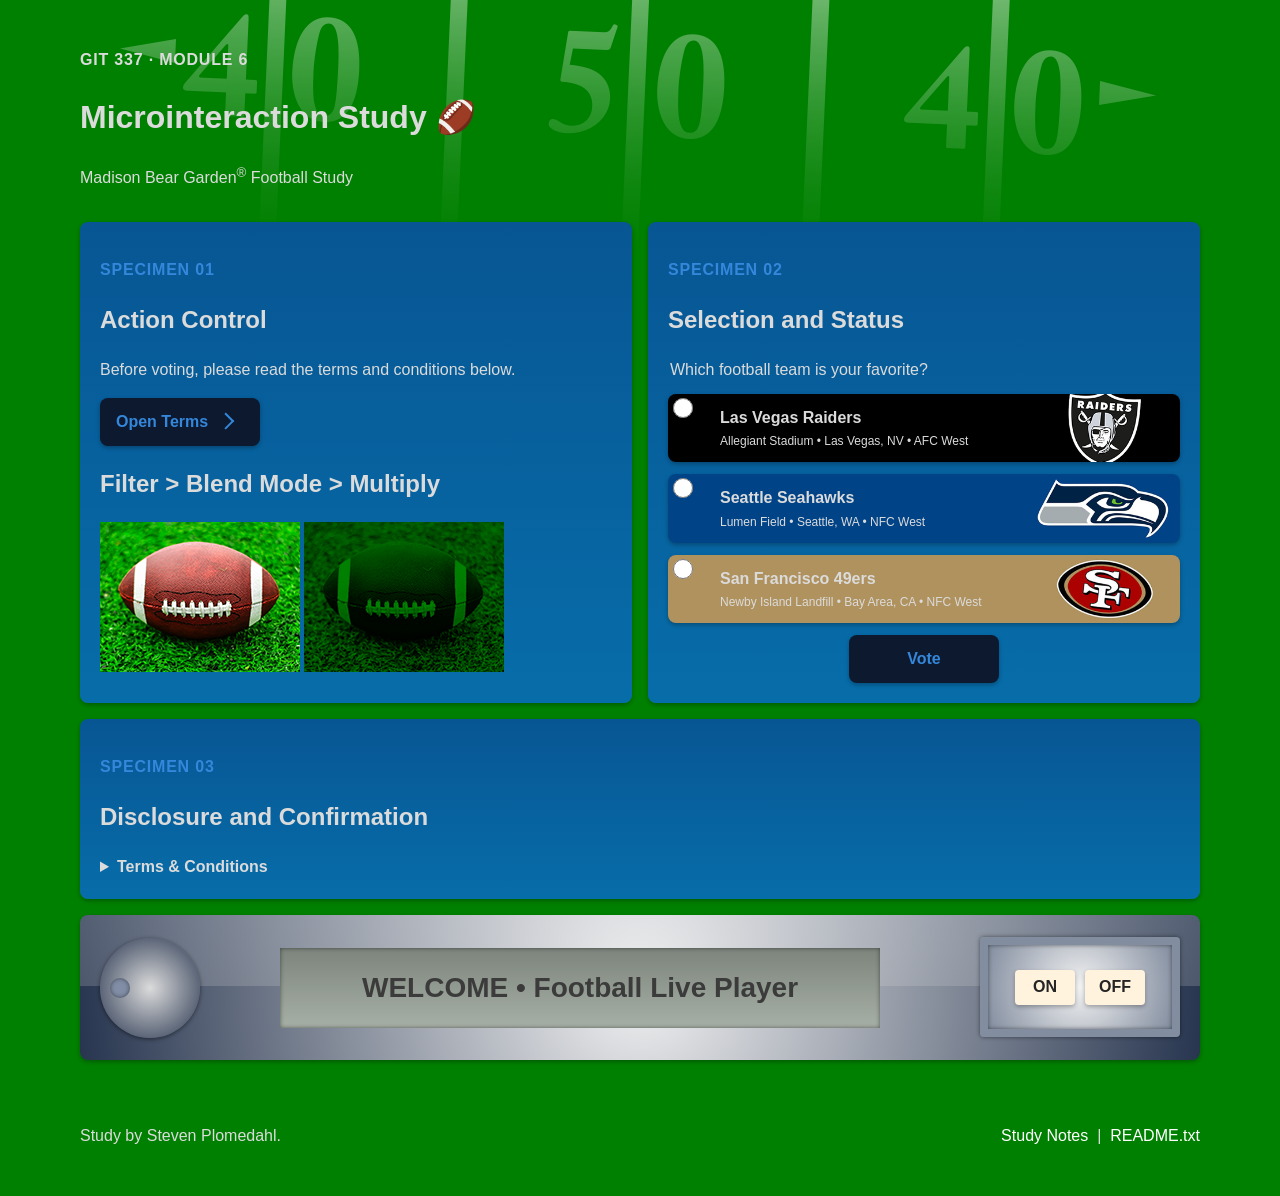
<file: index.html>
<!doctype html>
<html lang="en">
  <head>
    <meta charset="utf-8" />
    <meta name="viewport" content="width=device-width,initial-scale=1" />
    <title>Microinteraction Study | Steven Plomedahl</title>
    <link rel="stylesheet" href="styles.css" />
  </head>
  <body>
    <a class="skip-link" href="#main">Skip to specimens</a>
    <header class="study-header">
      <p class="eyebrow">
        <span style="color: #dbdbdb">GIT 337 · Module 6</span>
      </p>
      <h1>Microinteraction Study 🏈</h1>
      <p>Madison Bear Garden<sup>®</sup> Football Study</p>
    </header>
    <main id="main" class="specimen-grid">
      <section class="specimen" aria-labelledby="action-heading">
        <p class="specimen-number">Specimen 01</p>
        <h2 id="action-heading">Action Control</h2>
        <p>Before voting, please read the terms and conditions below.</p>
        <p><a class="action" href="#result">Open Terms</a></p>
        <h2>Filter > Blend Mode > Multiply</h2>
        <img
          src="img/football-on-grass.png"
          alt="football laying in green grass"
        />
        <div class="football multiply"></div>
      </section>

      <section class="specimen" aria-labelledby="selection-heading">
        <p class="specimen-number">Specimen 02</p>
        <h2 id="selection-heading">Selection and Status</h2>
        <fieldset class="choices">
          <legend>Which football team is your favorite?</legend>
          <div class="choice">
            <input type="radio" name="option" id="option-a" /><label
              for="option-a"
              ><span class="choice-title">Las Vegas Raiders</span
              ><span class="choice-help"
                >Allegiant Stadium &bull; Las Vegas, NV &bull; AFC West</span
              ></label
            >
          </div>
          <div class="choice2">
            <input type="radio" name="option" id="option-b" /><label
              for="option-b"
              ><span class="choice-title">Seattle Seahawks</span
              ><span class="choice-help"
                >Lumen Field &bull; Seattle, WA &bull; NFC West</span
              ></label
            >
          </div>
          <div class="choice3">
            <input type="radio" name="option" id="option-c" /><label
              for="option-c"
              ><span class="choice-title">San Francisco 49ers</span
              ><span class="choice-help"
                >Newby Island Landfill &bull; Bay Area, CA &bull; NFC West</span
              ></label
            >
          </div>
          <div class="vote"><a href="#" class="vote-btn">Vote</a></div>
        </fieldset>
      </section>

      <section class="specimen" aria-labelledby="confirmation-heading">
        <p class="specimen-number">Specimen 03</p>
        <h2 id="confirmation-heading">Disclosure and Confirmation</h2>
        <details>
          <summary>Terms & Conditions</summary>
          <div class="confirmation" id="result">
            <strong>Review:</strong>
            <p>
              By accessing or using Madison Bear Garden Football Study, you
              agree to be bound by these Terms and Conditions. You agree to use
              the Service only for lawful purposes and in a way that does not
              infringe upon the rights of others or restrict their use of the
              Service.
            </p>
            <div class="agree">
              <div class="terms">
                <input type="checkbox" id="terms" />
                <label for="terms">
                  <span class="terms-title">Terms of Service</span>
                  <span class="terms-help">Check the box to continue.</span>
                </label>
              </div>
            </div>
          </div>
        </details>
      </section>
    </main>
    <div class="radio-wrapper">
      <section class="spec-bottom">
        <div class="gloss"></div>
        <div id="reset">
          <div id="text-animation" class="animation-group">
            <div class="radio-display">
              <div class="text-animation">
                WELCOME &bull; Football Live Player
              </div>
            </div>
            <div class="circle-shadow"></div>
            <div class="circle">
              <div class="dot"></div>
            </div>
          </div>
        </div>
        <div class="controls">
          <a href="#text-animation" class="control-btn">ON</a>
          <a href="#reset" class="control-btn">OFF</a>
        </div>
      </section>
    </div>

    <footer>
      <div class="footer-left">
        <p>Study by Steven Plomedahl.</p>
      </div>
      <div class="footer-right">
        <a href="study-notes.html" target="_blank">Study Notes</a
        >&nbsp;&nbsp;|&nbsp;&nbsp;
        <a href="README.txt" target="_blank">README.txt</a>
      </div>
    </footer>
  </body>
</html>
</file>
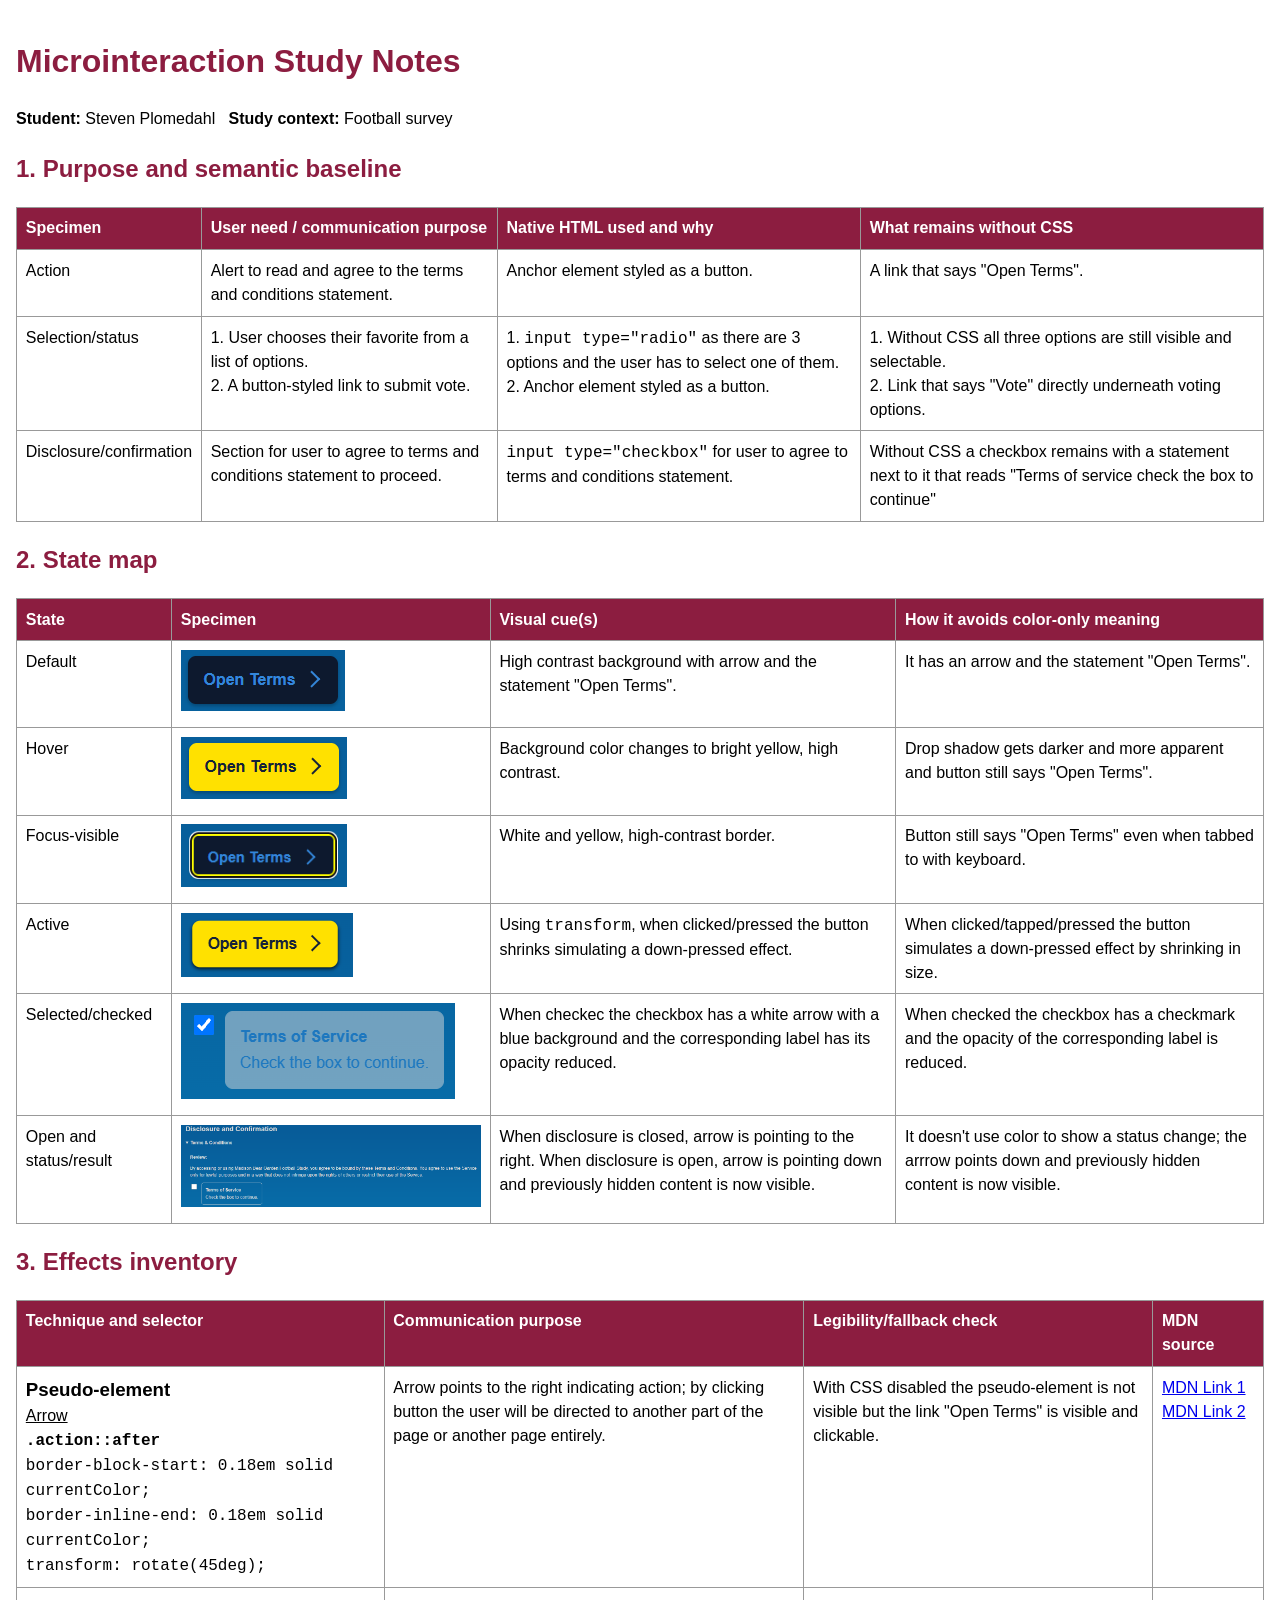
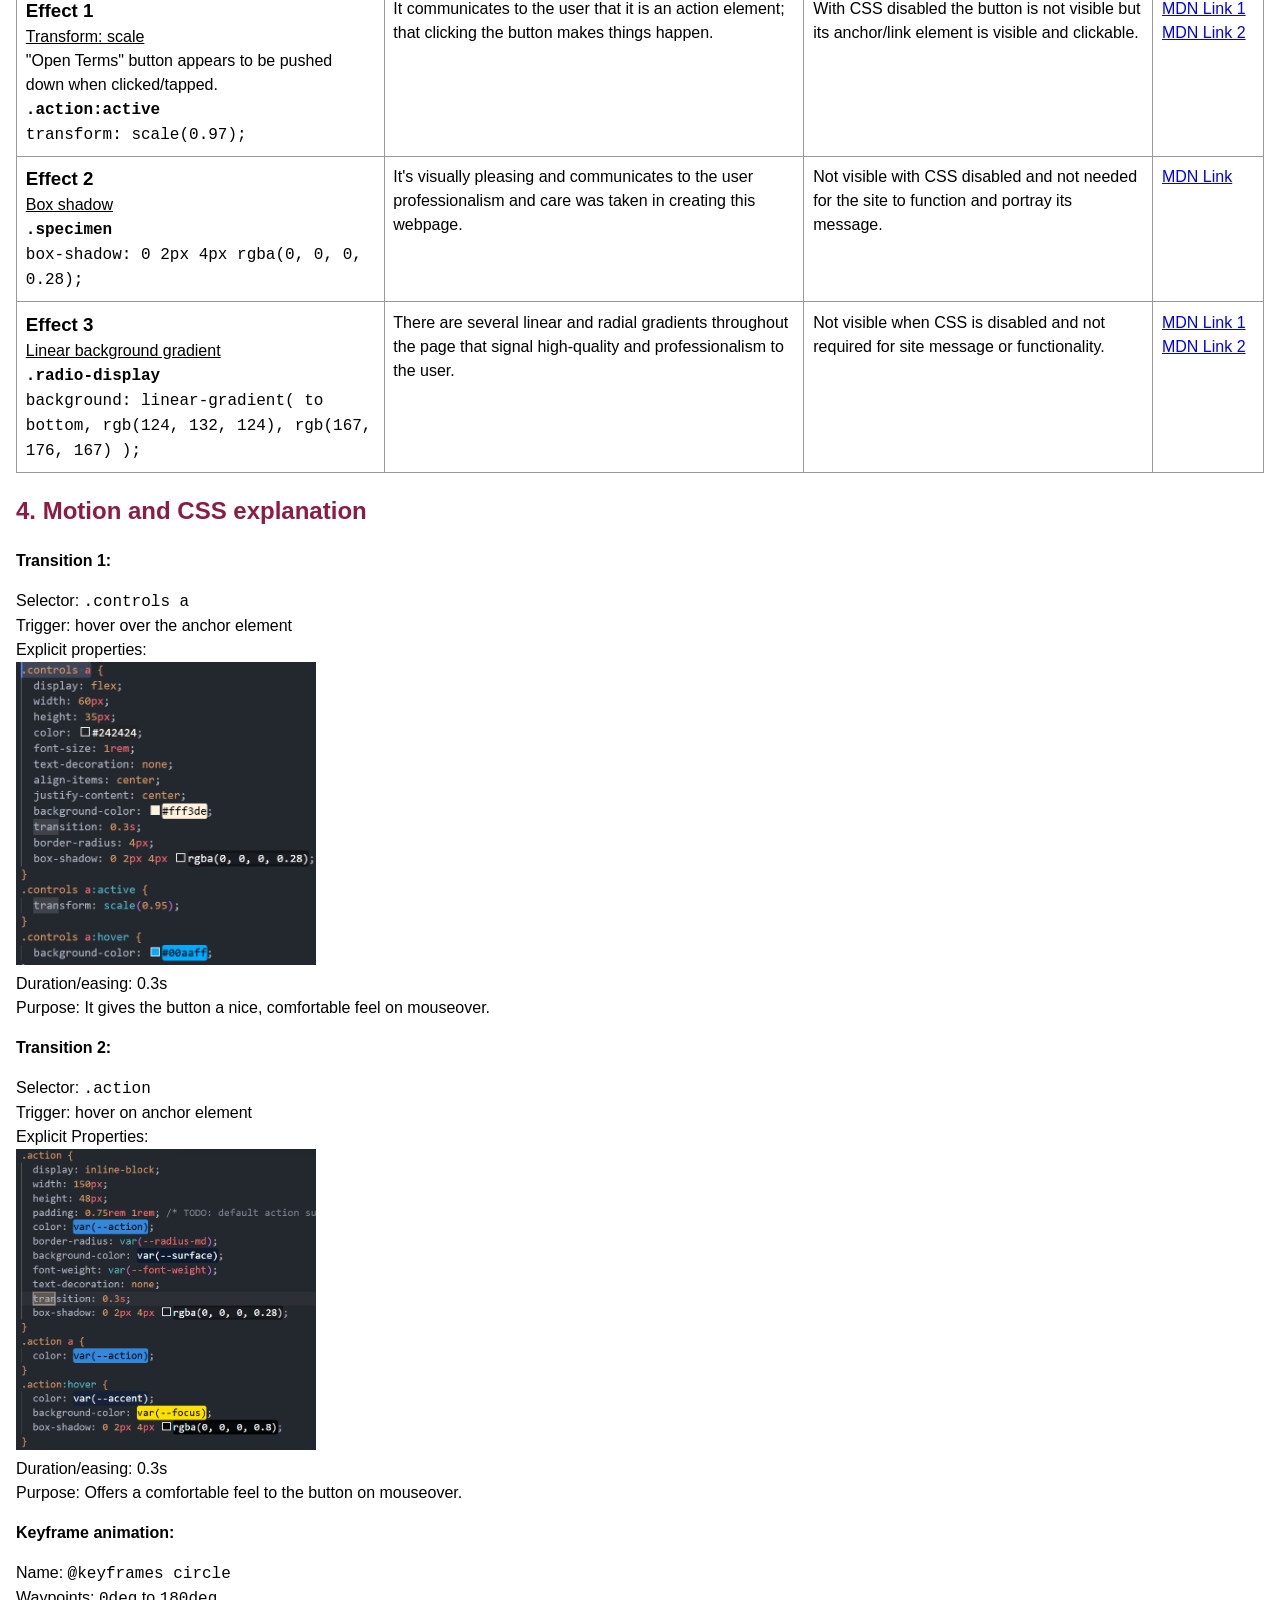
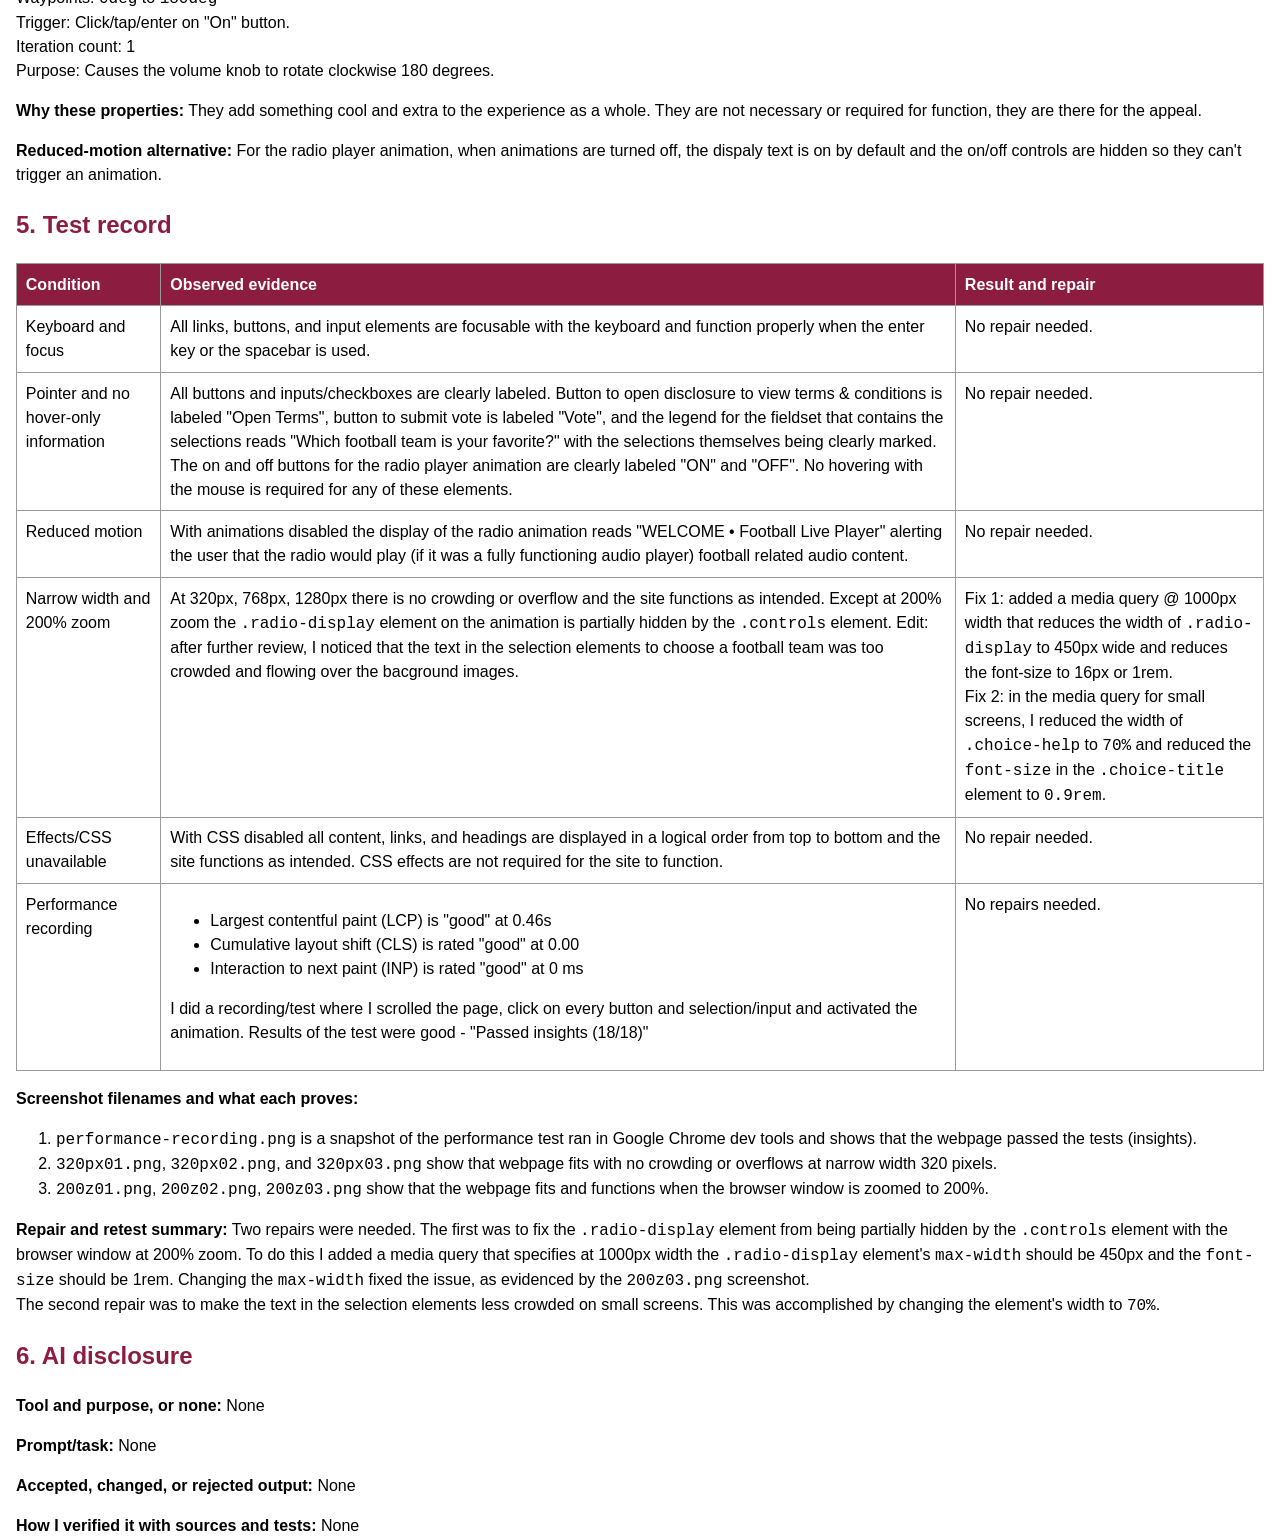
<file: study-notes.html>
<!doctype html>
<html lang="en">
  <head>
    <meta charset="utf-8" />
    <title>Microinteraction Study Notes</title>
    <style>
      body {
        max-width: 78rem;
        margin: auto;
        padding: 1rem;
        font:
          1rem/1.5 Arial,
          sans-serif;
      }
      h1,
      h2 {
        color: #8c1d40;
      }
      table {
        width: 100%;
        border-collapse: collapse;
      }
      th,
      td {
        border: 1px solid #999;
        padding: 0.55rem;
        text-align: left;
        vertical-align: top;
      }
      th {
        background: #8c1d40;
        color: #fff;
      }
      h3 {
        margin: 0;
        padding: 0;
      }
    </style>
  </head>
  <body>
    <h1>Microinteraction Study Notes</h1>
    <p>
      <strong>Student:</strong> Steven Plomedahl &nbsp;
      <strong>Study context:</strong> Football survey
    </p>
    <h2>1. Purpose and semantic baseline</h2>
    <table>
      <tr>
        <th>Specimen</th>
        <th>User need / communication purpose</th>
        <th>Native HTML used and why</th>
        <th>What remains without CSS</th>
      </tr>
      <tr>
        <td>Action</td>
        <td>Alert to read and agree to the terms and conditions statement.</td>
        <td>Anchor element styled as a button.</td>
        <td>A link that says "Open Terms".</td>
      </tr>
      <tr>
        <td>Selection/status</td>
        <td>
          1. User chooses their favorite from a list of options.<br />
          2. A button-styled link to submit vote.
        </td>
        <td>
          1. <code>input type="radio"</code> as there are 3 options and the user
          has to select one of them.<br />
          2. Anchor element styled as a button.
        </td>
        <td>
          1. Without CSS all three options are still visible and selectable.<br />
          2. Link that says "Vote" directly underneath voting options.
        </td>
      </tr>
      <tr>
        <td>Disclosure/confirmation</td>
        <td>
          Section for user to agree to terms and conditions statement to
          proceed.
        </td>
        <td>
          <code>input type="checkbox"</code> for user to agree to terms and
          conditions statement.
        </td>
        <td>
          Without CSS a checkbox remains with a statement next to it that reads
          "Terms of service check the box to continue"
        </td>
      </tr>
    </table>
    <h2>2. State map</h2>
    <table>
      <tr>
        <th>State</th>
        <th>Specimen</th>
        <th>Visual cue(s)</th>
        <th>How it avoids color-only meaning</th>
      </tr>
      <tr>
        <td>Default</td>
        <td>
          <img
            src="img/open-button-default.png"
            alt="screenshot of open button in default mode"
            width="164"
          />
        </td>
        <td>
          High contrast background with arrow and the statement "Open Terms".
        </td>
        <td>It has an arrow and the statement "Open Terms".</td>
      </tr>
      <tr>
        <td>Hover</td>
        <td>
          <img
            src="img/open-button-hover.png"
            alt="screenshot of open button in hover state"
            width="166"
          />
        </td>
        <td>Background color changes to bright yellow, high contrast.</td>
        <td>
          Drop shadow gets darker and more apparent and button still says "Open
          Terms".
        </td>
      </tr>
      <tr>
        <td>Focus-visible</td>
        <td>
          <img
            src="img/open-button-focus-visible.png"
            alt="screenshot of open button in focus visible state"
            width="166"
          />
        </td>
        <td>White and yellow, high-contrast border.</td>
        <td>
          Button still says "Open Terms" even when tabbed to with keyboard.
        </td>
      </tr>
      <tr>
        <td>Active</td>
        <td>
          <img
            src="img/open-button-active.png"
            alt="screenshot of open button in active state"
            width="172"
          />
        </td>
        <td>
          Using <code>transform</code>, when clicked/pressed the button shrinks
          simulating a down-pressed effect.
        </td>
        <td>
          When clicked/tapped/pressed the button simulates a down-pressed effect
          by shrinking in size.
        </td>
      </tr>
      <tr>
        <td>Selected/checked</td>
        <td>
          <img
            src="img/terms-checked.png"
            alt="screenshot of terms checkbox selected"
            width="274"
          />
        </td>
        <td>
          When checkec the checkbox has a white arrow with a blue background and
          the corresponding label has its opacity reduced.
        </td>
        <td>
          When checked the checkbox has a checkmark and the opacity of the
          corresponding label is reduced.
        </td>
      </tr>
      <tr>
        <td>Open and status/result</td>
        <td>
          <img
            src="img/terms-open.png"
            alt="screenshot of disclosure terms and conditions statement open"
            width="300"
          />
        </td>
        <td>
          When disclosure is closed, arrow is pointing to the right. When
          disclosure is open, arrow is pointing down and previously hidden
          content is now visible.
        </td>
        <td>
          It doesn't use color to show a status change; the arrrow points down
          and previously hidden content is now visible.
        </td>
      </tr>
    </table>
    <h2>3. Effects inventory</h2>
    <table>
      <tr>
        <th>Technique and selector</th>
        <th>Communication purpose</th>
        <th>Legibility/fallback check</th>
        <th>MDN source</th>
      </tr>
      <tr>
        <td>
          <h3>Pseudo-element</h3>
          <u>Arrow</u><br />
          <strong><code>.action::after</code></strong
          ><br />
          <code>border-block-start: 0.18em solid currentColor;</code><br />
          <code>border-inline-end: 0.18em solid currentColor;</code><br />
          <code>transform: rotate(45deg);</code>
        </td>
        <td>
          Arrow points to the right indicating action; by clicking button the
          user will be directed to another part of the page or another page
          entirely.
        </td>
        <td>
          With CSS disabled the pseudo-element is not visible but the link "Open
          Terms" is visible and clickable.
        </td>
        <td>
          <a
            href="https://developer.mozilla.org/en-US/docs/Learn_web_development/Core/Styling_basics/Pseudo_classes_and_elements#what_is_a_pseudo-element"
            target="_blank"
            >MDN Link 1</a
          ><br />
          <a
            href="https://developer.mozilla.org/en-US/docs/Web/CSS/Guides/Transforms/Using#rotating"
            target="_blank"
            >MDN Link 2</a
          >
        </td>
      </tr>
      <tr>
        <td>
          <h3>Effect 1</h3>
          <u>Transform: scale</u><br />
          "Open Terms" button appears to be pushed down when clicked/tapped.<br />
          <strong><code>.action:active</code></strong
          ><br />
          <code>transform: scale(0.97);</code>
        </td>
        <td>
          It communicates to the user that it is an action element; that
          clicking the button makes things happen.
        </td>
        <td>
          With CSS disabled the button is not visible but its anchor/link
          element is visible and clickable.
        </td>
        <td>
          <a
            href="https://developer.mozilla.org/en-US/docs/Web/CSS/Guides/Transforms/Using#css_transforms_properties"
            target="_blank"
            >MDN Link 1</a
          >
          <a
            href="https://developer.mozilla.org/en-US/docs/Web/CSS/Reference/Properties/scale"
            target="_blank"
            >MDN Link 2</a
          >
          <br />
        </td>
      </tr>
      <tr>
        <td>
          <h3>Effect 2</h3>
          <u>Box shadow</u><br />
          <strong><code>.specimen</code></strong
          ><br />
          <code>box-shadow: 0 2px 4px rgba(0, 0, 0, 0.28);</code>
        </td>
        <td>
          It's visually pleasing and communicates to the user professionalism
          and care was taken in creating this webpage.
        </td>
        <td>
          Not visible with CSS disabled and not needed for the site to function
          and portray its message.
        </td>
        <td>
          <a
            href="https://developer.mozilla.org/en-US/docs/Learn_web_development/Core/Styling_basics/Advanced_styling_effects#box_shadows"
            target="_blank"
            >MDN Link</a
          >
        </td>
      </tr>
      <tr>
        <td>
          <h3>Effect 3</h3>
          <u>Linear background gradient</u><br />
          <strong><code>.radio-display</code></strong
          ><br />
          <code
            >background: linear-gradient( to bottom, rgb(124, 132, 124),
            rgb(167, 176, 167) );</code
          >
        </td>
        <td>
          There are several linear and radial gradients throughout the page that
          signal high-quality and professionalism to the user.
        </td>
        <td>
          Not visible when CSS is disabled and not required for site message or
          functionality.
        </td>
        <td>
          <a
            href="https://developer.mozilla.org/en-US/docs/Web/CSS/Guides/Images/Using_gradients#using_linear_gradients"
            target="_blank"
            >MDN Link 1</a
          >
          <a
            href="https://developer.mozilla.org/en-US/docs/Web/CSS/Guides/Images/Using_gradients#using_radial_gradients"
            target="_blank"
            >MDN Link 2</a
          >
        </td>
      </tr>
    </table>
    <h2>4. Motion and CSS explanation</h2>
    <p>
      <strong>Transition 1:</strong>
    </p>
    <p>
      Selector: <code>.controls a</code><br />
      Trigger: hover over the anchor element<br />
      Explicit properties:<br />
      <img
        src="img/transition01-explicit-props.png"
        alt="screenshot of explicit properties of a transition effect"
        width="300"
      /><br />
      Duration/easing: 0.3s<br />
      Purpose: It gives the button a nice, comfortable feel on mouseover.
    </p>
    <p>
      <strong>Transition 2:</strong>
    </p>
    <p>
      Selector: <code>.action</code><br />
      Trigger: hover on anchor element<br />
      Explicit Properties:<br />
      <img
        src="img/transition02-explicit-props.png"
        alt="screenshot of explicit properties of a transition effect"
        width="300"
      /><br />

      Duration/easing: 0.3s<br />
      Purpose: Offers a comfortable feel to the button on mouseover.
    </p>
    <p>
      <strong>Keyframe animation:</strong>
    </p>
    <p>
      Name: <code>@keyframes circle</code><br />
      Waypoints: <code>0deg</code> to <code>180deg</code><br />
      Trigger: Click/tap/enter on "On" button.<br />
      Iteration count: 1<br />
      Purpose: Causes the volume knob to rotate clockwise 180 degrees.
    </p>
    <p>
      <strong>Why these properties:</strong> They add something cool and extra
      to the experience as a whole. They are not necessary or required for
      function, they are there for the appeal.
    </p>
    <p>
      <strong>Reduced-motion alternative:</strong> For the radio player
      animation, when animations are turned off, the dispaly text is on by
      default and the on/off controls are hidden so they can't trigger an
      animation.
    </p>
    <h2>5. Test record</h2>
    <table>
      <tr>
        <th>Condition</th>
        <th>Observed evidence</th>
        <th>Result and repair</th>
      </tr>
      <tr>
        <td>Keyboard and focus</td>
        <td>
          All links, buttons, and input elements are focusable with the keyboard
          and function properly when the enter key or the spacebar is used.
        </td>
        <td>No repair needed.</td>
      </tr>
      <tr>
        <td>Pointer and no hover-only information</td>
        <td>
          All buttons and inputs/checkboxes are clearly labeled. Button to open
          disclosure to view terms & conditions is labeled "Open Terms", button
          to submit vote is labeled "Vote", and the legend for the fieldset that
          contains the selections reads "Which football team is your favorite?"
          with the selections themselves being clearly marked. The on and off
          buttons for the radio player animation are clearly labeled "ON" and
          "OFF". No hovering with the mouse is required for any of these
          elements.
        </td>
        <td>No repair needed.</td>
      </tr>
      <tr>
        <td>Reduced motion</td>
        <td>
          With animations disabled the display of the radio animation reads
          "WELCOME &bull; Football Live Player" alerting the user that the radio
          would play (if it was a fully functioning audio player) football
          related audio content.
        </td>
        <td>No repair needed.</td>
      </tr>
      <tr>
        <td>Narrow width and 200% zoom</td>
        <td>
          At 320px, 768px, 1280px there is no crowding or overflow and the site
          functions as intended. Except at 200% zoom the
          <code>.radio-display</code> element on the animation is partially
          hidden by the <code>.controls</code> element. Edit: after further
          review, I noticed that the text in the selection elements to choose a
          football team was too crowded and flowing over the bacground images.
        </td>
        <td>
          Fix 1: added a media query @ 1000px width that reduces the width of
          <code>.radio-display</code> to 450px wide and reduces the font-size to
          16px or 1rem.<br />
          Fix 2: in the media query for small screens, I reduced the width of
          <code>.choice-help</code> to <code>70%</code> and reduced the
          <code>font-size</code> in the <code>.choice-title</code> element to
          <code>0.9rem</code>.
        </td>
      </tr>
      <tr>
        <td>Effects/CSS unavailable</td>
        <td>
          With CSS disabled all content, links, and headings are displayed in a
          logical order from top to bottom and the site functions as intended.
          CSS effects are not required for the site to function.
        </td>
        <td>No repair needed.</td>
      </tr>
      <tr>
        <td>Performance recording</td>
        <td>
          <ul>
            <li>Largest contentful paint (LCP) is "good" at 0.46s</li>
            <li>Cumulative layout shift (CLS) is rated "good" at 0.00</li>
            <li>Interaction to next paint (INP) is rated "good" at 0 ms</li>
          </ul>
          <p>
            I did a recording/test where I scrolled the page, click on every
            button and selection/input and activated the animation. Results of
            the test were good - "Passed insights (18/18)"
          </p>
        </td>
        <td>No repairs needed.</td>
      </tr>
    </table>
    <p>
      <strong>Screenshot filenames and what each proves:</strong>
    </p>
    <ol>
      <li>
        <code>performance-recording.png</code> is a snapshot of the performance
        test ran in Google Chrome dev tools and shows that the webpage passed
        the tests (insights).
      </li>
      <li>
        <code>320px01.png</code>, <code>320px02.png</code>, and
        <code>320px03.png</code> show that webpage fits with no crowding or
        overflows at narrow width 320 pixels.
      </li>
      <li>
        <code>200z01.png</code>, <code>200z02.png</code>,
        <code>200z03.png</code> show that the webpage fits and functions when
        the browser window is zoomed to 200%.
      </li>
    </ol>
    <p>
      <strong>Repair and retest summary:</strong> Two repairs were needed. The
      first was to fix the <code>.radio-display</code> element from being
      partially hidden by the <code>.controls</code> element with the browser
      window at 200% zoom. To do this I added a media query that specifies at
      1000px width the <code>.radio-display</code> element's
      <code>max-width</code> should be 450px and the
      <code>font-size</code> should be 1rem. Changing the
      <code>max-width</code> fixed the issue, as evidenced by the
      <code>200z03.png</code> screenshot.<br />
      The second repair was to make the text in the selection elements less
      crowded on small screens. This was accomplished by changing the element's
      width to <code>70%</code>.
    </p>
    <h2>6. AI disclosure</h2>
    <p><strong>Tool and purpose, or none:</strong> None</p>
    <p><strong>Prompt/task:</strong> None</p>
    <p><strong>Accepted, changed, or rejected output:</strong> None</p>
    <p><strong>How I verified it with sources and tests:</strong> None</p>
  </body>
</html>
</file>
<file: styles.css>
:root {
  --brand: #27354f;
  --accent: #152139;
  --focus: #ffe100;
  --action: #3487da;
  --border: #808080;
  --ink: #dbdbdb;
  --paper: #fff;
  --surface: #0d192e;
  --max: 70rem;
  --space: 1rem;
  --space-2: 0.25rem;
  --radius: 0.5rem;

  /* FONT SYSTEM */
  --font-body: "Inter", sans-serif;
  --font-display: "Oxanium", sans-serif;
  --size-base: 1rem;
  --size-h1: 2.5rem;
  --size-h2: 2rem;
  --size-h3: 1.25rem;
  --title: 1.5rem;
  --size-caption: 0.75rem;
  --line-height-body: 1.6;
  --font-weight: 700;
  --font-heavy: 900;

  /* SPACING AND SCALING */
  --space-xxs: 0.15rem;
  --space-xs: 0.25rem;
  --space-sm: 0.5rem;
  --space-md: 0.75rem;
  --space-mlg: 1.25rem;
  --space-lg: 1.5rem;
  --space-xl: 2rem;
  --space-xxl: 3rem;

  /* SIZING & MEASURE */
  --measure: 68ch;
  --measure-max-width: 1200px;

  /* BORDER RADIUS */
  --radius-sm: 0.25rem;
  --radius-md: 0.5rem;
  --radius-mlg: 0.75rem;
  --radius-lg: 1rem;
}
* {
  box-sizing: border-box;
}
body {
  margin: 0;
  color: var(--ink);
  background-color: green;
  background-image: url("img/gridiron-football02.png");
  background-repeat: no-repeat;
  background-position: top center;
  font:
    1rem/1.5 Arial,
    sans-serif;
}
.skip-link {
  position: absolute;
  top: -6rem;
  left: 0.5rem;
  z-index: 20;
  padding: 0.75rem;
  background: var(--paper);
  color: var(--ink);
}
.skip-link:focus {
  top: 0.5rem;
}
.study-header,
.specimen-grid,
footer {
  width: min(100% - 2rem, var(--max));
  margin-inline: auto;
}
.study-header {
  padding-block: 2rem 1rem;
}
.eyebrow,
.specimen-number {
  color: var(--action);
  font-weight: var(--font-weight);
  text-transform: uppercase;
  letter-spacing: 0.05em;
}
.specimen-grid {
  display: grid;
  gap: var(--space);
}
.specimen {
  padding: var(--space-mlg);
  /*--GRADIENT--*/
  background: linear-gradient(to bottom, #075693, #076da9);
  /* border: 1px solid var(--border); */
  border-radius: var(--radius-md);
  box-shadow: 0 2px 4px rgba(0, 0, 0, 0.28);
}
.action {
  display: inline-block;
  width: 160px;
  height: 48px;
  padding: 0.75rem 1rem; /* TODO: default action surface. */
  color: var(--action);
  border-radius: var(--radius-md);
  background-color: var(--surface);
  font-weight: var(--font-weight);
  text-decoration: none;
  transition: 0.3s;
  box-shadow: 0 2px 4px rgba(0, 0, 0, 0.28);
}
.action a {
  color: var(--action);
}
.action:hover {
  color: var(--accent);
  background-color: var(--focus);
  box-shadow: 0 2px 4px rgba(0, 0, 0, 0.8);
}
.action::after {
  /* TODO: decorative pseudo-element with empty content. */
  content: "";
  display: inline-block;
  width: 0.6em;
  height: 0.6em;
  margin-left: var(--space-md);
  border-block-start: 0.18em solid currentColor;
  border-inline-end: 0.18em solid currentColor;
  transform: rotate(45deg);
}
.action:active {
  transform: scale(0.97);
}
.football {
  width: 200px;
  height: 150px;
  display: inline-block;
  background: url("img/football-on-grass.png");
  background-color: green;
}
.multiply {
  background-blend-mode: multiply;
}
/* TODO: action hover, focus-visible, and active states with explicit transitions. */
:focus-visible {
  border: 3px solid yellow;
}
.choices {
  margin: 0;
  padding: 0;
  border: 0;
}
.choice {
  display: grid;
  grid-template-columns: auto 1fr;
  gap: var(--space-md);
  align-items: start;
  margin-block: var(--space-md);
  background-color: #000;
  background-image: url("img/las-vegas-raiders.png");
  background-size: 30%;
  background-repeat: no-repeat;
  background-position: right;
  overflow: hidden;
  border-radius: var(--radius-md);
  box-shadow: 0 2px 4px rgba(0, 0, 0, 0.28);
}
.choice input {
  width: var(--space-mlg);
  height: var(--space-mlg);
  margin-top: var(--space-xs);
}
.choice label {
  display: grid;
  gap: var(--space-xxs);
  padding: var(--space-md);
}
.choice2 {
  display: grid;
  grid-template-columns: auto 1fr;
  gap: var(--space-md);
  align-items: start;
  margin-block: var(--space-md);
  background-color: #004387;
  background-image: url("img/seattle-seahawks.png");
  background-size: 30%;
  background-repeat: no-repeat;
  background-position: right;
  overflow: hidden;
  border-radius: var(--radius-md);
  box-shadow: 0 2px 4px rgba(0, 0, 0, 0.28);
}
.choice2 input {
  width: var(--space-mlg);
  height: var(--space-mlg);
  margin-top: var(--space-xs);
}
.choice2 label {
  display: grid;
  gap: var(--space-xxs);
  padding: var(--space-md);
}
.choice3 {
  display: grid;
  grid-template-columns: auto 1fr;
  gap: var(--space-md);
  align-items: start;
  margin-block: var(--space-md);
  background-color: #b0925e;
  background-image: url("img/santa-clara-niners.png");
  background-size: 30%;
  background-repeat: no-repeat;
  background-position: right;
  overflow: hidden;
  border-radius: var(--radius-md);
  box-shadow: 0 2px 4px rgba(0, 0, 0, 0.28);
}
.choice3 input {
  width: var(--space-mlg);
  height: var(--space-mlg);
  margin-top: var(--space-xs);
}
.choice3 label {
  display: grid;
  gap: var(--space-xxs);
  padding: var(--space-md);
}
.choice-title {
  font-weight: var(--font-weight);
}
.choice-help {
  color: var(--ink);
  font-size: var(--size-caption);
}
/* TODO: visible input focus and persistent selected state that is not color-only. */
summary {
  cursor: pointer;
  font-weight: var(--font-weight);
}
.confirmation {
  margin-top: var(--space-md);
  padding: 1rem;
}
.agree {
  display: flex;
  height: auto;
}
.terms {
  display: flex;
}
.terms input {
  width: var(--space-mlg);
  height: var(--space-mlg);
  margin-top: var(--space-xs);
}
.terms label {
  display: grid;
  gap: 0.1rem;
  margin-left: var(--space-md);
  padding: var(--space-md);
  color: var(--ink);
  border: 1px solid var(--ink);
  border-radius: var(--radius-md);
}
.terms-title {
  font-weight: var(--font-weight);
}
.terms-help {
  color: inherit;
}
.terms input:checked + label {
  color: var(--border);
  color: var(--action);
  background-color: var(--ink);
  opacity: 0.5;
  transform: translateX(-5px);
}
.vote-btn-wrap {
  display: flex;
  width: 55%;
  height: auto;
  align-items: center;
}
.vote {
  display: flex;
  width: 100%;
  align-items: center;
  justify-content: center;
}
.vote-btn {
  display: flex;
  width: 150px;
  height: 48px;
  align-items: center;
  justify-content: center;
  padding: 0.75rem 1rem; /* TODO: default action surface. */
  color: var(--action);
  border-radius: var(--radius-md);
  background-color: var(--surface);
  font-weight: var(--font-weight);
  text-decoration: none;
  transition: 0.3s;
  box-shadow: 0 2px 4px rgba(0, 0, 0, 0.28);
}
.vote-btn a {
  color: var(--action);
}
.vote-btn:hover {
  color: var(--accent);
  background-color: var(--focus);
  box-shadow: 0 2px 4px rgba(0, 0, 0, 0.8);
}
.vote:active {
  transform: scale(0.97);
}
/* TODO: apply at least three purposeful effects across the study. */

/*---RADIO PLAYER ANIMATION-------------- */
.radio-wrapper {
  display: flex;
  flex-direction: column;
  width: min(100% - 2rem, var(--max));
  margin-inline: auto;
}
.spec-bottom {
  display: flex;
  position: relative;
  align-items: center;
  width: 100%;
  height: 145px;
  margin-block: var(--space);
  background: radial-gradient(circle, #f2f2f2, #27354f);
  border-radius: var(--radius-md);
  box-shadow: 0 2px 4px rgba(0, 0, 0, 0.28);
}
.animation-group {
  display: flex;
  position: relative;
  left: var(--space-mlg);
}
.gloss {
  position: absolute;
  width: 100%;
  height: 71px;
  top: 0;
  opacity: 0.2;
  background: linear-gradient(to bottom, #fff, #dbdbdb);
  border-top-left-radius: var(--radius-md);
  border-top-right-radius: var(--radius-md);
}
.circle {
  display: flex;
  position: relative;
  width: 100px;
  height: 100px;
  background: radial-gradient(circle, #dbdbdb, #27354f);
  color: #fff;
  justify-content: center;
  align-items: center;
  border-radius: 50%;
  z-index: 20;
  box-shadow: 0 1px 4px rgba(0, 0, 0, 0.5);
}
/* MDN - How to target an element:
https://developer.mozilla.org/en-US/docs/Web/CSS/Reference/Selectors/:target */

/* MDN - How to make an animation move forward and stay in place: 
https://developer.mozilla.org/en-US/docs/Web/CSS/Reference/Properties/animation-fill-mode */
.animation-group:target .circle {
  animation: circle 0.8s ease-out forwards;
}
#reset:target .circle {
  animation: circle-reverse 0.8s ease-out forwards;
}
.dot {
  position: absolute;
  left: 10px;
  width: var(--space-mlg);
  height: var(--space-mlg);
  border-radius: 50%;
  background-color: #808da5;
  box-shadow: inset 0 0 4px rgba(0, 0, 0, 0.5);
}
.radio-display {
  display: flex;
  position: absolute;
  background: linear-gradient(
    to bottom,
    rgb(124, 132, 124),
    rgb(167, 176, 167)
  );
  top: 10px;
  left: 180px;
  width: 600px;
  height: 80px;
  padding: 10px;
  justify-content: center;
  align-items: center;
  box-shadow: inset 0 0 4px rgba(0, 0, 0, 0.5);
}
.text-animation {
  color: #3b3b3b;
  font-family: "Audiowide", sans-serif;
  font-size: 1.75rem;
  font-weight: var(--font-heavy);
}
.animation-group:target .text-animation {
  animation: text-animation 0.8s ease forwards;
}
#reset:target .text-animation {
  animation: text-animation-reverse 0.8s ease forwards;
}
.controls {
  display: flex;
  position: absolute;
  width: 200px;
  height: 100px;
  top: 22px;
  right: 0;
  background: radial-gradient(circle, #f2f2f2, #828d9f);
  margin-right: var(--space-mlg);
  border-radius: var(--radius-sm);
  justify-content: center;
  align-items: center;
  gap: 10px;
  font-size: var(--size-h3);
  font-weight: var(--font-heavy);
  color: #ebc38f;
  box-shadow:
    inset 0 0 4px rgba(0, 0, 0, 0.5),
    0 0 4px rgba(0, 0, 0, 0.5);
  border: 8px solid #828d9f;
}
.controls a {
  display: flex;
  width: 60px;
  height: 35px;
  color: #242424;
  font-size: var(--size-base);
  text-decoration: none;
  align-items: center;
  justify-content: center;
  background-color: #fff3de;
  transition: 0.3s;
  border-radius: 4px;
  box-shadow: 0 2px 4px rgba(0, 0, 0, 0.28);
}
.controls a:active {
  transform: scale(0.95);
}
.controls a:hover {
  background-color: #00aaff;
}
/* TODO: create and trigger one short, finite keyframe animation. */
@keyframes circle {
  from {
    transform: rotate(0deg);
  }
  to {
    transform: rotate(180deg);
  }
}
@keyframes text-animation {
  from {
    opacity: 0;
  }
  to {
    opacity: 1;
  }
}
@keyframes circle-reverse {
  from {
    transform: rotate(180deg);
  }
  to {
    transform: rotate(0deg);
  }
}
@keyframes text-animation-reverse {
  from {
    opacity: 1;
  }
  to {
    opacity: 0;
  }
}
/*---END RADIO PLAYER ANIMATION-------------*/

footer {
  display: flex;
  flex-direction: row;
  padding-block: var(--space-xl);
}
.footer-left {
  display: flex;
  width: 50%;
  height: auto;
}
.footer-right {
  display: flex;
  width: 50%;
  height: auto;
  align-items: center;
  justify-content: right;
}
.footer-right a {
  color: #fff;
  text-decoration: none;
}
.footer-right a:hover {
  text-decoration: underline;
}

/* TODO: add a tested reduced-motion strategy that preserves all feedback. */
@media (prefers-reduced-motion: reduce) {
  .animation-group:target .text-animation,
  .animation-group:target .circle {
    animation: none;
    opacity: 1;
    transform: none;
  }
  .controls {
    display: none;
  }
}

@media (min-width: 48rem) {
  .specimen-grid {
    grid-template-columns: repeat(2, 1fr);
  }
  .specimen:last-child {
    grid-column: 1 / -1;
  }
}

@media (max-width: 1000px) {
  .radio-display {
    max-width: 450px;
  }
  .text-animation {
    font-size: var(--size-base);
  }
}

@media (max-width: 48rem) {
  .choice-title {
    font-size: 0.9rem;
  }
  .choice-help {
    max-width: 70%;
  }
  .animation-group {
    left: 0;
    position: relative;
    flex-direction: column;
    justify-content: center;
    align-items: center;
  }
  .spec-bottom {
    flex-direction: column;
    height: 500px;
    align-items: center;
    justify-content: center;
    gap: var(--space-mlg);
  }
  .radio-display {
    position: relative;
    box-sizing: border-box;
    width: 100%;
    height: 100px;
    top: 0;
    left: 0;
    font-size: var(--size-base);
  }
  .text-animation {
    font-size: 0.8rem;
  }
  .circle {
    position: relative;
    top: 0;
    left: 0;
    margin-top: var(--space-mlg);
  }
  .controls {
    position: relative;
    top: 0;
    left: 0;
    width: 75%;
    margin-right: 0;
  }
  .gloss {
    width: 100%;
  }
  .circle {
    background: radial-gradient(circle, #dbdbdb, #63708a);
    box-shadow: 0 1px 4px rgba(0, 0, 0, 0.5);
  }
}
</file>
